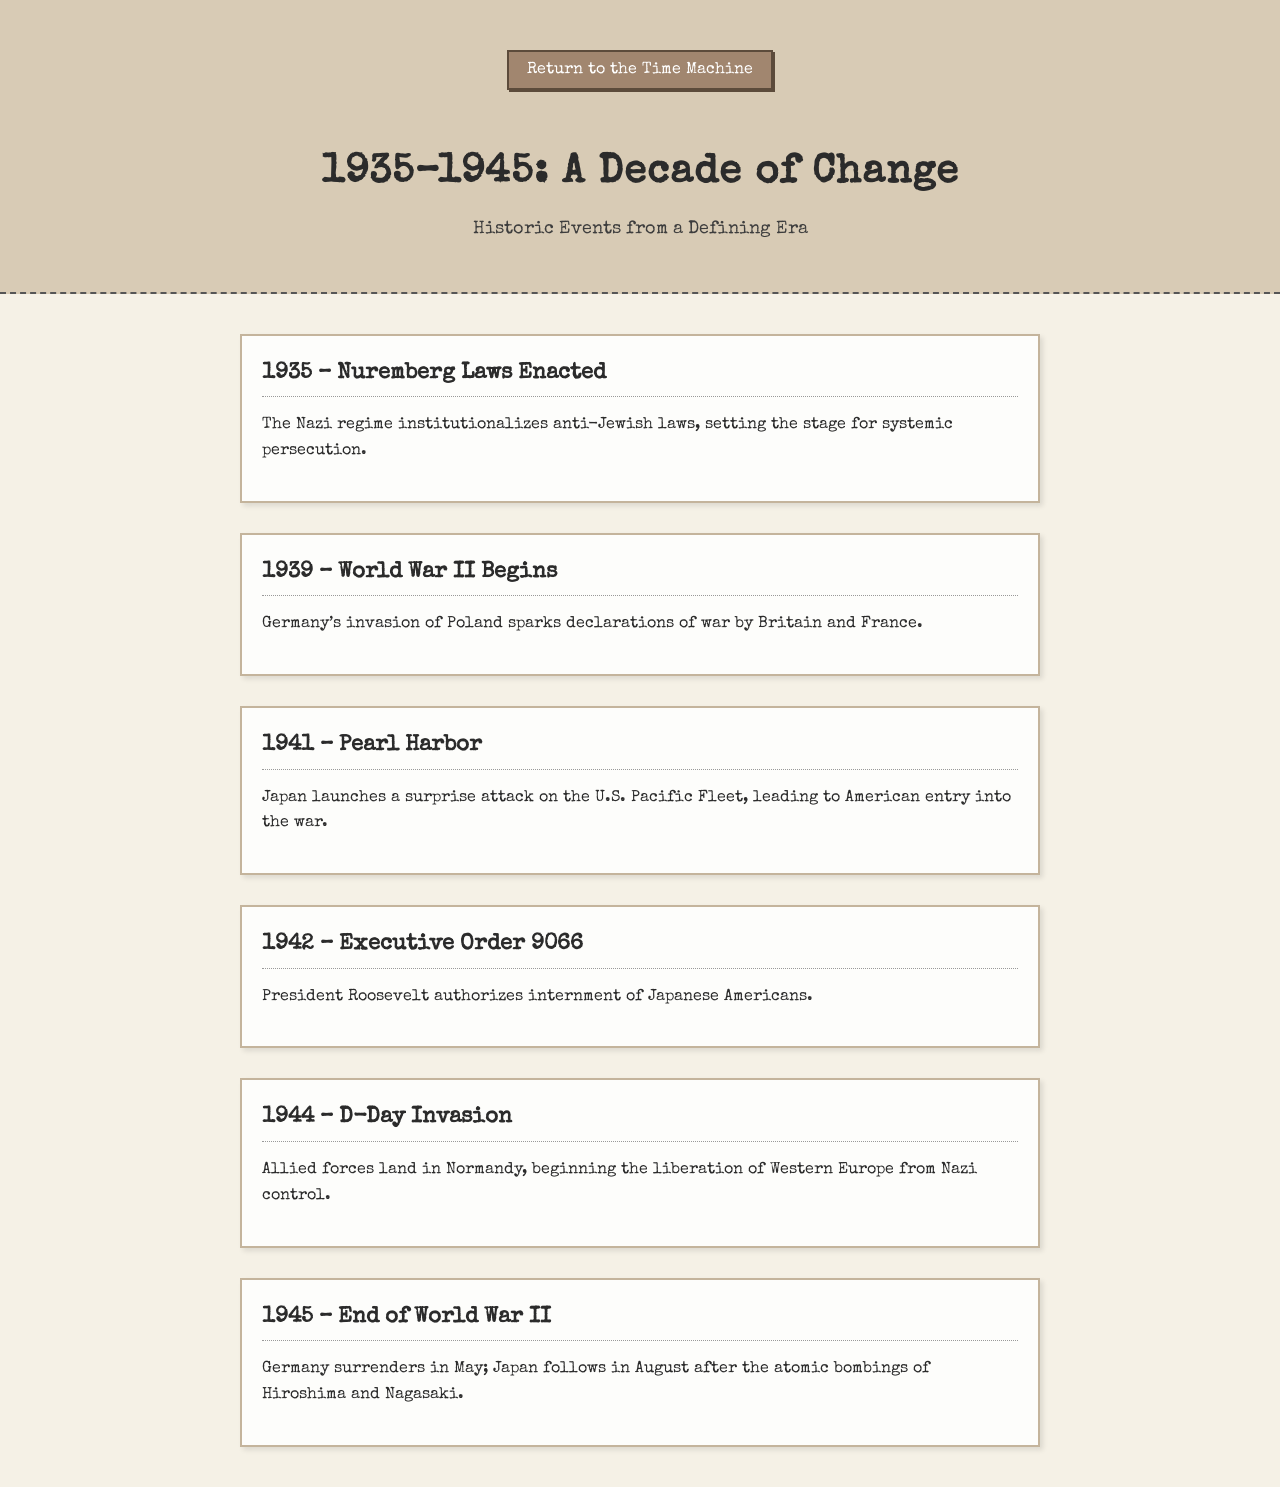
<file: 1935/index.html>
<!DOCTYPE html>
<html lang="en">
<head>
  <meta charset="UTF-8" />
  <meta name="viewport" content="width=device-width, initial-scale=1.0" />
  <title>1935–1945: A Decade of Change</title>
  <link rel="stylesheet" href="lab.css" />
  <link href="https://fonts.googleapis.com/css2?family=Special+Elite&display=swap" rel="stylesheet" />
</head>
<body>
  <header>
    <button id="homeButton" class="navButton" onclick="location.href='../index.html'">
      Return to the Time Machine
    </button>
    <h1>1935–1945: A Decade of Change</h1>
    <p class="subtitle">Historic Events from a Defining Era</p>
  </header>

  <main>
    <section class="event">
      <h2>1935 – Nuremberg Laws Enacted</h2>
      <p>The Nazi regime institutionalizes anti-Jewish laws, setting the stage for systemic persecution.</p>
    </section>

    <section class="event">
      <h2>1939 – World War II Begins</h2>
      <p>Germany’s invasion of Poland sparks declarations of war by Britain and France.</p>
    </section>

    <section class="event">
      <h2>1941 – Pearl Harbor</h2>
      <p>Japan launches a surprise attack on the U.S. Pacific Fleet, leading to American entry into the war.</p>
    </section>

    <section class="event">
      <h2>1942 – Executive Order 9066</h2>
      <p>President Roosevelt authorizes internment of Japanese Americans.</p>
    </section>

    <section class="event">
      <h2>1944 – D-Day Invasion</h2>
      <p>Allied forces land in Normandy, beginning the liberation of Western Europe from Nazi control.</p>
    </section>

    <section class="event">
      <h2>1945 – End of World War II</h2>
      <p>Germany surrenders in May; Japan follows in August after the atomic bombings of Hiroshima and Nagasaki.</p>
    </section>
  </main>

  <script src="lab.js"></script>
</body>
</html>
</file>
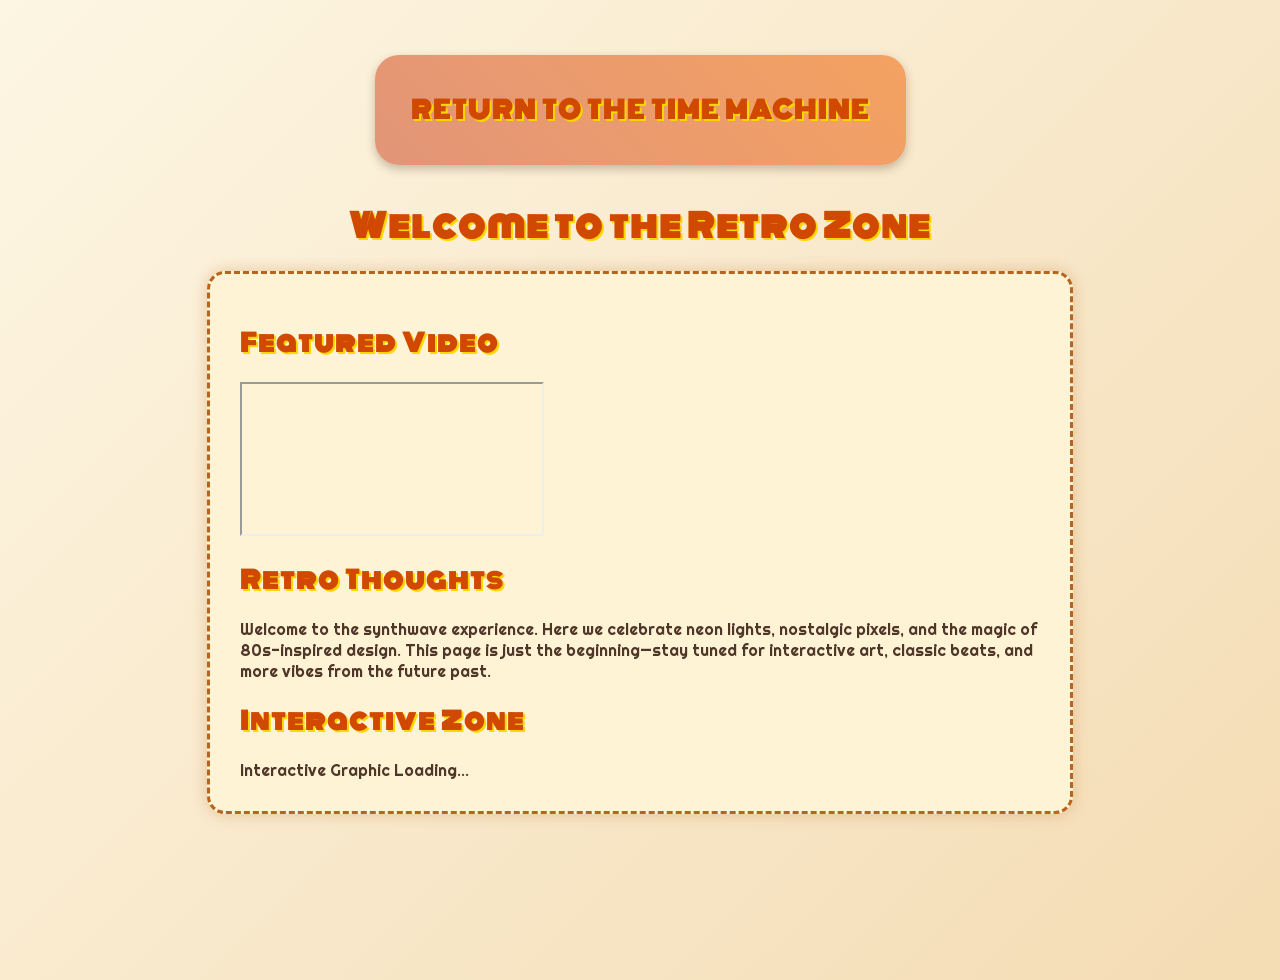
<file: 1975/index.html>
<!DOCTYPE html>
<html>
<head>
  	<meta charset="UTF-8" />
  	<meta name="viewport" content="width=device-width, initial-scale=1.0" />
	<link rel="stylesheet" type="text/css" href="../css/site.css">
	<link rel="stylesheet" type="text/css" href="css/lab.css">
	<script src="https://code.jquery.com/jquery-3.6.4.min.js"></script>
	<script type="text/javascript" src="./js/lab.js" DEFER></script>
</head>
<body>

  <header>
<button id="homeButton" class="navButton" onclick="location.href='../index.html'">
  <h2>Return to the Time Machine</h2>
  </header>

  <h1>Welcome to the Retro Zone</h1>

  <div class="container main-content">
    <!-- YouTube Video -->
    <div class="section">
      <h2> Featured Video</h2>
      <iframe src="https://www.youtube.com/embed/dQw4w9WgXcQ" allowfullscreen></iframe>
    </div>

    <!-- Text Column -->
    <div class="section">
      <h2> Retro Thoughts</h2>
      <p>
        Welcome to the synthwave experience. Here we celebrate neon lights, nostalgic pixels, and the magic of 80s-inspired design.
        This page is just the beginning—stay tuned for interactive art, classic beats, and more vibes from the future past.
      </p>
    </div>

    <!-- Interactive Graphic Area -->
    <div class="section">
      <h2> Interactive Zone</h2>
      <div id="graphicArea">Interactive Graphic Loading...</div>
    </div>
  </div>

  <script>
    // Example animated pixels
    const graphic = document.getElementById('graphicArea');

    function createPixel() {
      const pixel = document.createElement('div');
      pixel.classList.add('pixel');
      pixel.style.left = Math.random() * graphic.clientWidth + 'px';
      pixel.style.top = Math.random() * graphic.clientHeight + 'px';
      graphic.appendChild(pixel);

      setTimeout(() => {
        pixel.remove();
      }, 1000);
    }

    setInterval(createPixel, 100);
  </script>
</body>
</html>
</file>
<file: 1935/lab.css>
body {
    margin: 0;
    padding: 0;
    font-family: 'Special Elite', monospace;
    background: #f5f1e6;
    color: #2b2b2b;
    line-height: 1.6;
  }
  
  
  header {
    background-color: #d8cbb5;
    text-align: center;
    padding: 50px 20px 30px 20px;
    border-bottom: 2px dashed #555;
  }
  
  header h1 {
    font-size: 2.5em;
    margin-bottom: 10px;
    letter-spacing: 1px;
  }
  
  .subtitle {
    font-size: 1.1em;
    color: #3d3d3d;
    margin-top: 0;
  }
  
  
  .navButton {
    background-color: #a1866f;
    border: 2px solid #5c4b3b;
    color: #fff;
    padding: 10px 18px;
    font-family: 'Special Elite', monospace;
    font-size: 1em;
    cursor: pointer;
    margin-bottom: 25px;
    box-shadow: 2px 2px 0 #5c4b3b;
    transition: background-color 0.2s ease-in-out;
  }
  
  .navButton:hover {
    background-color: #8a6d56;
  }
  
  
  main {
    max-width: 800px;
    margin: 40px auto;
    padding: 0 20px;
  }
  
  /* Event sections */
  .event {
    background: rgba(255, 255, 255, 0.85);
    border: 2px solid #c4b49c;
    padding: 20px;
    margin-bottom: 30px;
    box-shadow: 3px 3px 5px rgba(0, 0, 0, 0.1);
  }
  
  .event h2 {
    font-size: 1.4em;
    margin-top: 0;
    margin-bottom: 10px;
    border-bottom: 1px dotted #999;
    padding-bottom: 5px;
  }
  
  
  .event:hover {
    transform: none;
    box-shadow: none;
  }
  
  
  footer {
    display: none;
  }
</file>
<file: css/site.css>
body {
  margin: 0;
  padding: 0;
  font-family: 'Press Start 2P', cursive;
  background: linear-gradient(135deg, #1e1b2f, #151320);
  color: #d4aad6;
  min-height: 100vh;
  display: flex;
  flex-direction: column;
  align-items: center;
  justify-content: flex-start;
  padding: 40px;
  text-shadow: 0 0 2px #b57cc4;
}

h1, h2, h3 {
  color: #9bd8d8;
  text-shadow: 0 0 1px #b57cc4, 0 0 3px #9bd8d8;
  margin-bottom: 20px;
}

.container {
  background-color: rgba(255, 255, 255, 0.03);
  padding: 30px;
  border-radius: 10px;
  border: 1px solid #b57cc4;
  box-shadow: 0 0 10px rgba(181, 124, 196, 0.2);
  max-width: 800px;
  width: 100%;
  margin-bottom: 40px;
}
</file>
<file: 1975/css/lab.css>
/*Credit for google fonts: https://www.w3schools.com/css/css_font_google.asp*/

@import url('https://fonts.googleapis.com/css2?family=Monoton&family=Righteous&display=swap');

body {
  margin: 0;
  padding: 0;
  font-family: 'Righteous', cursive;
  background: linear-gradient(135deg, #fdf6e3, #f4dcb4);
  color: #4e3629;
  min-height: 100vh;
  display: flex;
  flex-direction: column;
  align-items: center;
  justify-content: flex-start;
  padding: 40px;
  text-shadow: 1px 1px #fff0d1;
}

h1, h2, h3 {
  font-family: 'Monoton', cursive;
  color: #d14900;
  text-shadow: 2px 2px #ffd700;
  margin-bottom: 20px;
  letter-spacing: 2px;
}

.container {
  background-color: #fff3d6;
  padding: 30px;
  border-radius: 18px;
  border: 3px dashed #b5651d;
  box-shadow: 0 0 15px rgba(181, 101, 29, 0.3);
  max-width: 800px;
  width: 100%;
  margin-bottom: 40px;
}

.navButton {
  background: linear-gradient(45deg, #e29578, #f4a261);
  color: #fffbe6;
  margin: 15px;
  padding: 16px 36px;
  font-size: 16px;
  border: none;
  border-radius: 24px;
  box-shadow: 0 4px 10px rgba(78, 54, 41, 0.3);
  cursor: pointer;
  transition: all 0.3s ease-in-out;
  text-transform: uppercase;
  letter-spacing: 1.5px;
  font-weight: bold;
  font-family: 'Righteous', cursive;
}

.navButton:hover {
  background: linear-gradient(45deg, #f6bd60, #e07a5f);
  color: #4e3629;
  transform: scale(1.08);
  box-shadow: 0 0 12px rgba(255, 197, 61, 0.6);
}
</file>
